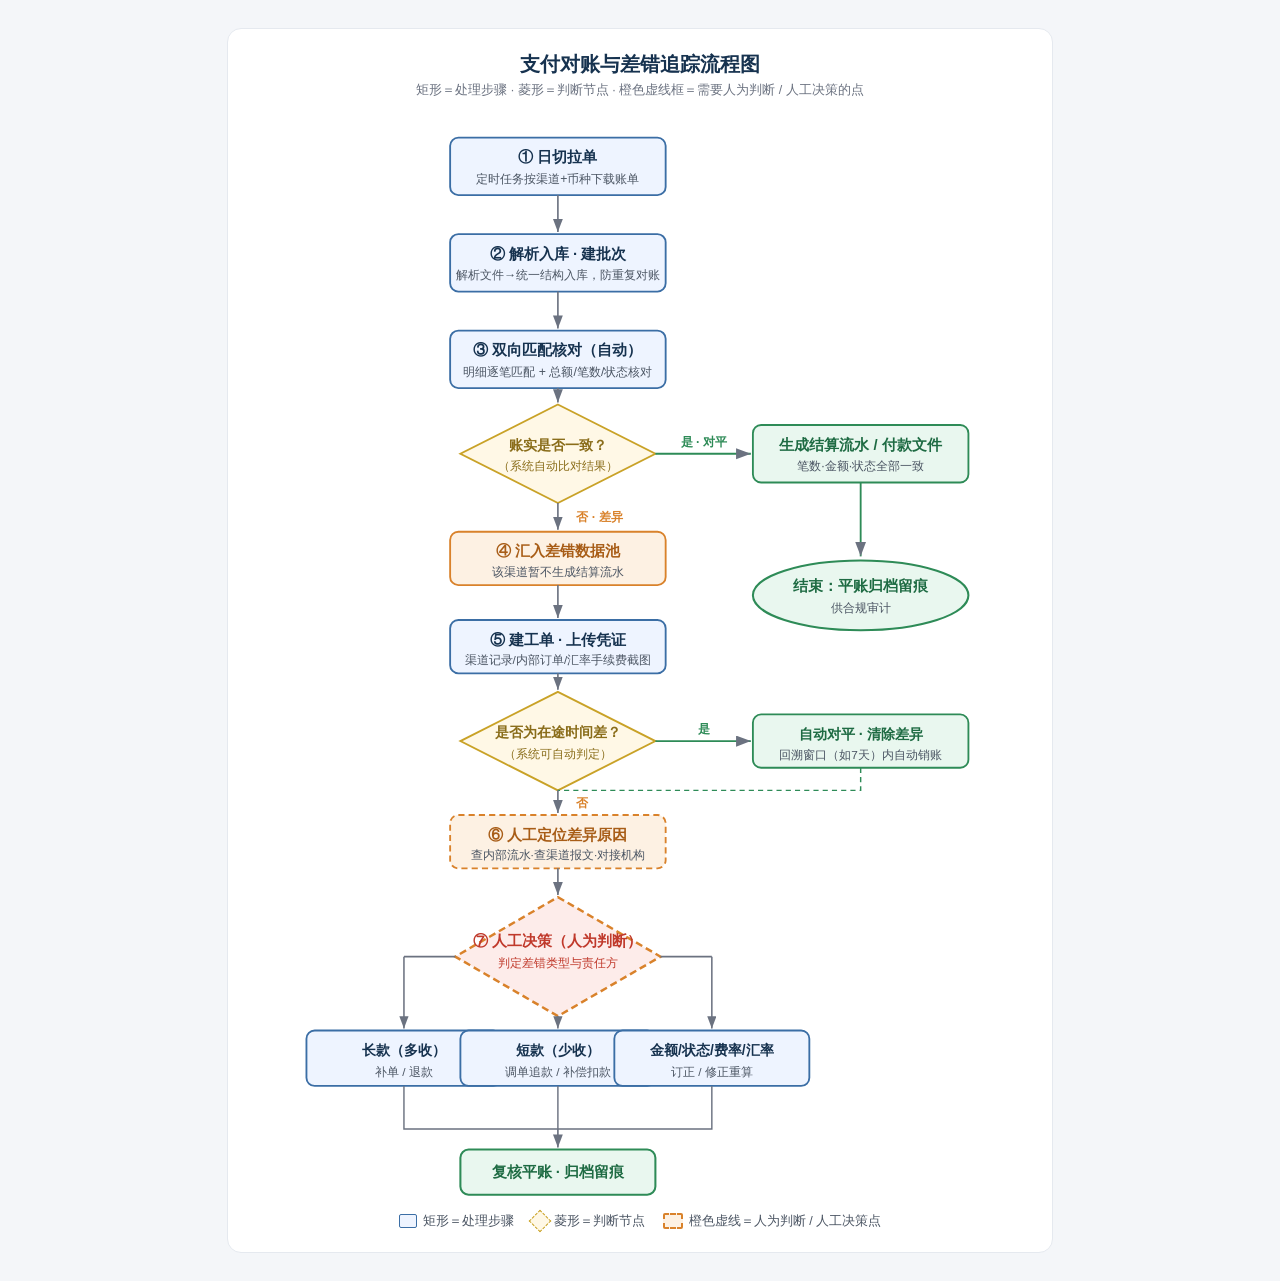
<file: 支付对账与差错追踪流程图.html>
<!DOCTYPE html>
<html lang="zh-CN">
<head>
<meta charset="UTF-8">
<meta name="viewport" content="width=device-width, initial-scale=1.0">
<title>支付对账与差错追踪流程图（标准符号）</title>
<style>
  body{margin:0;background:#f4f6f9;font-family:"Microsoft YaHei","PingFang SC",sans-serif;padding:28px 14px;}
  .wrap{max-width:780px;margin:0 auto;background:#fff;border:1px solid #e5e9ef;border-radius:14px;padding:22px;}
  h1{font-size:20px;text-align:center;color:#16324f;margin:0 0 4px;}
  .sub{text-align:center;font-size:12.5px;color:#6b7280;margin-bottom:14px;}
  svg{width:100%;height:auto;display:block;}
  .legend{display:flex;gap:18px;justify-content:center;flex-wrap:wrap;font-size:12.5px;color:#4b5563;margin-top:12px;}
  .legend span{display:inline-flex;align-items:center;gap:6px;}
  .sw{width:16px;height:12px;border:1.5px solid #3b6ea5;background:#eef4ff;display:inline-block;border-radius:2px;}
  .sw-d{width:14px;height:14px;background:#fff8e6;border:1.5px dashed #c9a227;transform:rotate(45deg);display:inline-block;}
  .sw-h{width:16px;height:12px;border:2px dashed #d9822b;background:#fdf1e3;display:inline-block;border-radius:2px;}
</style>
</head>
<body>
<div class="wrap">
  <h1>支付对账与差错追踪流程图</h1>
  <div class="sub">矩形＝处理步骤 · 菱形＝判断节点 · 橙色虚线框＝需要人为判断 / 人工决策的点</div>
  <svg viewBox="0 0 760 1060" xmlns="http://www.w3.org/2000/svg">
    <defs>
      <marker id="ah" markerWidth="10" markerHeight="10" refX="8" refY="3" orient="auto" markerUnits="strokeWidth">
        <path d="M0,0 L8,3 L0,6 Z" fill="#6b7280"/>
      </marker>
    </defs>

    <!-- ===== 主干 ===== -->
    <!-- R1 -->
    <rect x="195" y="24" width="210" height="56" rx="8" fill="#eef4ff" stroke="#3b6ea5" stroke-width="1.8"/>
    <text x="300" y="48" text-anchor="middle" font-size="14.5" font-weight="700" fill="#16324f">① 日切拉单</text>
    <text x="300" y="68" text-anchor="middle" font-size="12" fill="#4b5563">定时任务按渠道+币种下载账单</text>

    <line x1="300" y1="80" x2="300" y2="116" stroke="#6b7280" stroke-width="1.6" marker-end="url(#ah)"/>

    <!-- R2 -->
    <rect x="195" y="118" width="210" height="56" rx="8" fill="#eef4ff" stroke="#3b6ea5" stroke-width="1.8"/>
    <text x="300" y="142" text-anchor="middle" font-size="14.5" font-weight="700" fill="#16324f">② 解析入库 · 建批次</text>
    <text x="300" y="162" text-anchor="middle" font-size="12" fill="#4b5563">解析文件→统一结构入库，防重复对账</text>

    <line x1="300" y1="174" x2="300" y2="210" stroke="#6b7280" stroke-width="1.6" marker-end="url(#ah)"/>

    <!-- R3 -->
    <rect x="195" y="212" width="210" height="56" rx="8" fill="#eef4ff" stroke="#3b6ea5" stroke-width="1.8"/>
    <text x="300" y="236" text-anchor="middle" font-size="14.5" font-weight="700" fill="#16324f">③ 双向匹配核对（自动）</text>
    <text x="300" y="256" text-anchor="middle" font-size="12" fill="#4b5563">明细逐笔匹配 + 总额/笔数/状态核对</text>

    <line x1="300" y1="268" x2="300" y2="282" stroke="#6b7280" stroke-width="1.6" marker-end="url(#ah)"/>

    <!-- D1 菱形：账实一致？ -->
    <polygon points="300,284 395,332 300,380 205,332" fill="#fff8e6" stroke="#c9a227" stroke-width="1.8"/>
    <text x="300" y="328" text-anchor="middle" font-size="14" font-weight="700" fill="#8a6d1a">账实是否一致？</text>
    <text x="300" y="348" text-anchor="middle" font-size="11.5" fill="#8a6d1a">（系统自动比对结果）</text>

    <!-- D1 是 → 右侧对平结算 -->
    <line x1="395" y1="332" x2="488" y2="332" stroke="#2e8b57" stroke-width="1.8" marker-end="url(#ah)"/>
    <text x="442" y="324" text-anchor="middle" font-size="12" font-weight="700" fill="#2e8b57">是 · 对平</text>

    <!-- R-A 对平结算 -->
    <rect x="490" y="304" width="210" height="56" rx="8" fill="#e9f7ef" stroke="#2e8b57" stroke-width="1.8"/>
    <text x="595" y="328" text-anchor="middle" font-size="14.5" font-weight="700" fill="#1e6b43">生成结算流水 / 付款文件</text>
    <text x="595" y="348" text-anchor="middle" font-size="12" fill="#4b5563">笔数·金额·状态全部一致</text>

    <line x1="595" y1="360" x2="595" y2="432" stroke="#2e8b57" stroke-width="1.8" marker-end="url(#ah)"/>

    <!-- 结束：归档 -->
    <ellipse cx="595" cy="470" rx="105" ry="34" fill="#e9f7ef" stroke="#2e8b57" stroke-width="2"/>
    <text x="595" y="466" text-anchor="middle" font-size="14.5" font-weight="700" fill="#1e6b43">结束：平账归档留痕</text>
    <text x="595" y="486" text-anchor="middle" font-size="11.5" fill="#4b5563">供合规审计</text>

    <!-- D1 否 ↓ -->
    <line x1="300" y1="380" x2="300" y2="406" stroke="#6b7280" stroke-width="1.6" marker-end="url(#ah)"/>
    <text x="318" y="398" font-size="12" font-weight="700" fill="#d9822b">否 · 差异</text>

    <!-- R4 差错池 -->
    <rect x="195" y="408" width="210" height="52" rx="8" fill="#fdf1e3" stroke="#d9822b" stroke-width="1.8"/>
    <text x="300" y="432" text-anchor="middle" font-size="14.5" font-weight="700" fill="#a85d17">④ 汇入差错数据池</text>
    <text x="300" y="451" text-anchor="middle" font-size="11.5" fill="#4b5563">该渠道暂不生成结算流水</text>

    <line x1="300" y1="460" x2="300" y2="492" stroke="#6b7280" stroke-width="1.6" marker-end="url(#ah)"/>

    <!-- R5 工单凭证 -->
    <rect x="195" y="494" width="210" height="52" rx="8" fill="#eef4ff" stroke="#3b6ea5" stroke-width="1.8"/>
    <text x="300" y="518" text-anchor="middle" font-size="14.5" font-weight="700" fill="#16324f">⑤ 建工单 · 上传凭证</text>
    <text x="300" y="537" text-anchor="middle" font-size="11.5" fill="#4b5563">渠道记录/内部订单/汇率手续费截图</text>

    <line x1="300" y1="546" x2="300" y2="562" stroke="#6b7280" stroke-width="1.6" marker-end="url(#ah)"/>

    <!-- D2 菱形：在途时间差？ -->
    <polygon points="300,564 395,612 300,660 205,612" fill="#fff8e6" stroke="#c9a227" stroke-width="1.8"/>
    <text x="300" y="608" text-anchor="middle" font-size="14" font-weight="700" fill="#8a6d1a">是否为在途时间差？</text>
    <text x="300" y="628" text-anchor="middle" font-size="11.5" fill="#8a6d1a">（系统可自动判定）</text>

    <!-- D2 是 → 右侧自动对平 -->
    <line x1="395" y1="612" x2="488" y2="612" stroke="#2e8b57" stroke-width="1.8" marker-end="url(#ah)"/>
    <text x="442" y="604" text-anchor="middle" font-size="12" font-weight="700" fill="#2e8b57">是</text>
    <rect x="490" y="586" width="210" height="52" rx="8" fill="#e9f7ef" stroke="#2e8b57" stroke-width="1.8"/>
    <text x="595" y="610" text-anchor="middle" font-size="14" font-weight="700" fill="#1e6b43">自动对平 · 清除差异</text>
    <text x="595" y="629" text-anchor="middle" font-size="11.5" fill="#4b5563">回溯窗口（如7天）内自动销账</text>
    <path d="M595,638 L595,660 L300,660" fill="none" stroke="#2e8b57" stroke-width="1.4" stroke-dasharray="5 4"/>

    <!-- D2 否 ↓ -->
    <line x1="300" y1="660" x2="300" y2="682" stroke="#6b7280" stroke-width="1.6" marker-end="url(#ah)"/>
    <text x="318" y="676" font-size="12" font-weight="700" fill="#d9822b">否</text>

    <!-- R6 人工定位 -->
    <rect x="195" y="684" width="210" height="52" rx="8" fill="#fdf1e3" stroke="#d9822b" stroke-width="1.8" stroke-dasharray="6 4"/>
    <text x="300" y="708" text-anchor="middle" font-size="14.5" font-weight="700" fill="#a85d17">⑥ 人工定位差异原因</text>
    <text x="300" y="727" text-anchor="middle" font-size="11.5" fill="#4b5563">查内部流水·查渠道报文·对接机构</text>

    <line x1="300" y1="736" x2="300" y2="762" stroke="#6b7280" stroke-width="1.6" marker-end="url(#ah)"/>

    <!-- D3 菱形：人工决策（重点） -->
    <polygon points="300,764 400,822 300,880 200,822" fill="#fdecea" stroke="#d9822b" stroke-width="2.4" stroke-dasharray="7 4"/>
    <text x="300" y="812" text-anchor="middle" font-size="14.5" font-weight="700" fill="#c0392b">⑦ 人工决策（人为判断）</text>
    <text x="300" y="832" text-anchor="middle" font-size="12" fill="#c0392b">判定差错类型与责任方</text>

    <!-- D3 三分支处理动作 -->
    <!-- 左：长款 -->
    <line x1="200" y1="822" x2="150" y2="822" stroke="#6b7280" stroke-width="1.5"/>
    <line x1="150" y1="822" x2="150" y2="892" stroke="#6b7280" stroke-width="1.5" marker-end="url(#ah)"/>
    <rect x="55" y="894" width="190" height="54" rx="8" fill="#eef4ff" stroke="#3b6ea5" stroke-width="1.8"/>
    <text x="150" y="918" text-anchor="middle" font-size="13.5" font-weight="700" fill="#16324f">长款（多收）</text>
    <text x="150" y="938" text-anchor="middle" font-size="11.5" fill="#4b5563">补单 / 退款</text>

    <!-- 中：短款 -->
    <line x1="300" y1="880" x2="300" y2="892" stroke="#6b7280" stroke-width="1.5" marker-end="url(#ah)"/>
    <rect x="205" y="894" width="190" height="54" rx="8" fill="#eef4ff" stroke="#3b6ea5" stroke-width="1.8"/>
    <text x="300" y="918" text-anchor="middle" font-size="13.5" font-weight="700" fill="#16324f">短款（少收）</text>
    <text x="300" y="938" text-anchor="middle" font-size="11.5" fill="#4b5563">调单追款 / 补偿扣款</text>

    <!-- 右：金额状态费率 -->
    <line x1="400" y1="822" x2="450" y2="822" stroke="#6b7280" stroke-width="1.5"/>
    <line x1="450" y1="822" x2="450" y2="892" stroke="#6b7280" stroke-width="1.5" marker-end="url(#ah)"/>
    <rect x="355" y="894" width="190" height="54" rx="8" fill="#eef4ff" stroke="#3b6ea5" stroke-width="1.8"/>
    <text x="450" y="918" text-anchor="middle" font-size="13.5" font-weight="700" fill="#16324f">金额/状态/费率/汇率</text>
    <text x="450" y="938" text-anchor="middle" font-size="11.5" fill="#4b5563">订正 / 修正重算</text>

    <!-- 汇合到复核 -->
    <path d="M150,948 L150,990 L300,990" fill="none" stroke="#6b7280" stroke-width="1.4"/>
    <path d="M300,948 L300,990" fill="none" stroke="#6b7280" stroke-width="1.4"/>
    <path d="M450,948 L450,990 L300,990" fill="none" stroke="#6b7280" stroke-width="1.4"/>
    <line x1="300" y1="990" x2="300" y2="1008" stroke="#6b7280" stroke-width="1.6" marker-end="url(#ah)"/>

    <rect x="205" y="1010" width="190" height="44" rx="8" fill="#e9f7ef" stroke="#2e8b57" stroke-width="2"/>
    <text x="300" y="1037" text-anchor="middle" font-size="14.5" font-weight="700" fill="#1e6b43">复核平账 · 归档留痕</text>
  </svg>

  <div class="legend">
    <span><i class="sw"></i>矩形＝处理步骤</span>
    <span><i class="sw-d"></i>菱形＝判断节点</span>
    <span><i class="sw-h"></i>橙色虚线＝人为判断 / 人工决策点</span>
  </div>
</div>
</body>
</html>
</file>
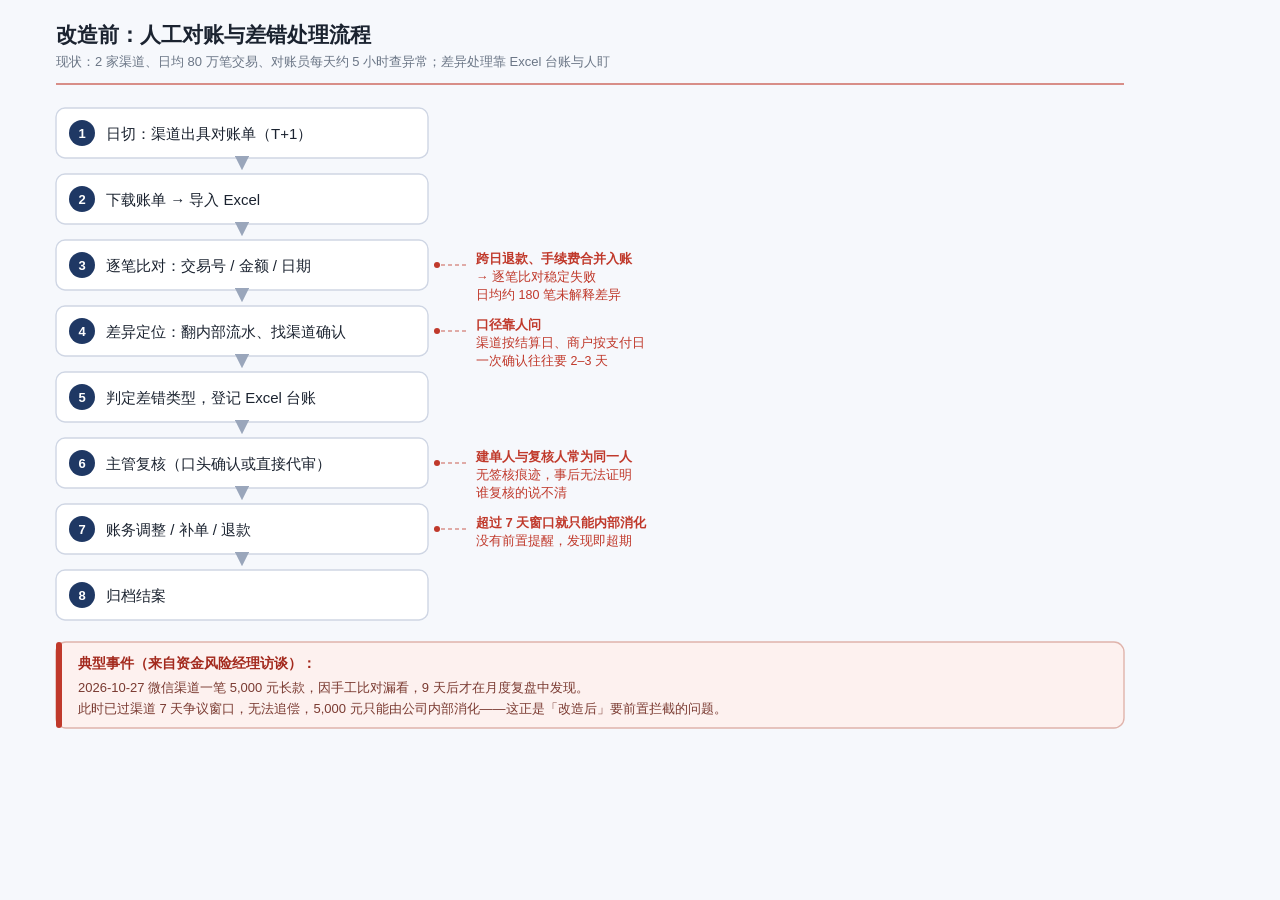
<file: docs/流程图_改造前.html>
<!DOCTYPE html>
<html lang="zh-CN"><head><meta charset="utf-8"><title>改造前：人工对账与差错处理流程</title>
<style>
  html,body{margin:0;padding:0;background:#f6f8fc}
  svg{display:block;font-family:'Microsoft YaHei','PingFang SC',-apple-system,sans-serif}
</style></head>
<body>
<svg xmlns="http://www.w3.org/2000/svg" width="1180" height="780" viewBox="0 0 1180 780">
  <rect width="1180" height="780" fill="#f6f8fc"/>

  <defs>
    <marker id="arrowhead" markerWidth="9" markerHeight="9" refX="7" refY="4.5" orient="auto">
      <path d="M0,0 L9,4.5 L0,9 z" fill="#9aa6bb"/>
    </marker>
  </defs>
  <text x="56" y="42" font-size="21" font-weight="700" fill="#1b2330">改造前：人工对账与差错处理流程</text>
  <text x="56" y="66" font-size="13" fill="#6b7686">现状：2 家渠道、日均 80 万笔交易、对账员每天约 5 小时查异常；差异处理靠 Excel 台账与人盯</text>
  <line x1="56" y1="84" x2="1124" y2="84" stroke="#c0392b" stroke-width="2" opacity=".55"/>

  <g>
    <rect x="56" y="108" width="372" height="50" rx="9"
          fill="#ffffff" stroke="#cfd6e4" stroke-width="1.4"/>
    <circle cx="82" cy="133.0" r="13" fill="#1f3864"/>
    <text x="82" y="138.0" text-anchor="middle"
          font-size="13" font-weight="600" fill="#ffffff">1</text>
    <text x="106" y="138.5" font-size="15" fill="#1b2330">日切：渠道出具对账单（T+1）</text>
  </g>
  <path d="M 242.0 158 L 242.0 167" stroke="#9aa6bb" stroke-width="1.6" marker-end="url(#arrowhead)"/>

  <g>
    <rect x="56" y="174" width="372" height="50" rx="9"
          fill="#ffffff" stroke="#cfd6e4" stroke-width="1.4"/>
    <circle cx="82" cy="199.0" r="13" fill="#1f3864"/>
    <text x="82" y="204.0" text-anchor="middle"
          font-size="13" font-weight="600" fill="#ffffff">2</text>
    <text x="106" y="204.5" font-size="15" fill="#1b2330">下载账单 → 导入 Excel</text>
  </g>
  <path d="M 242.0 224 L 242.0 233" stroke="#9aa6bb" stroke-width="1.6" marker-end="url(#arrowhead)"/>

  <g>
    <rect x="56" y="240" width="372" height="50" rx="9"
          fill="#ffffff" stroke="#cfd6e4" stroke-width="1.4"/>
    <circle cx="82" cy="265.0" r="13" fill="#1f3864"/>
    <text x="82" y="270.0" text-anchor="middle"
          font-size="13" font-weight="600" fill="#ffffff">3</text>
    <text x="106" y="270.5" font-size="15" fill="#1b2330">逐笔比对：交易号 / 金额 / 日期</text>
  </g>
  <path d="M 242.0 290 L 242.0 299" stroke="#9aa6bb" stroke-width="1.6" marker-end="url(#arrowhead)"/>

  <g>
    <rect x="56" y="306" width="372" height="50" rx="9"
          fill="#ffffff" stroke="#cfd6e4" stroke-width="1.4"/>
    <circle cx="82" cy="331.0" r="13" fill="#1f3864"/>
    <text x="82" y="336.0" text-anchor="middle"
          font-size="13" font-weight="600" fill="#ffffff">4</text>
    <text x="106" y="336.5" font-size="15" fill="#1b2330">差异定位：翻内部流水、找渠道确认</text>
  </g>
  <path d="M 242.0 356 L 242.0 365" stroke="#9aa6bb" stroke-width="1.6" marker-end="url(#arrowhead)"/>

  <g>
    <rect x="56" y="372" width="372" height="50" rx="9"
          fill="#ffffff" stroke="#cfd6e4" stroke-width="1.4"/>
    <circle cx="82" cy="397.0" r="13" fill="#1f3864"/>
    <text x="82" y="402.0" text-anchor="middle"
          font-size="13" font-weight="600" fill="#ffffff">5</text>
    <text x="106" y="402.5" font-size="15" fill="#1b2330">判定差错类型，登记 Excel 台账</text>
  </g>
  <path d="M 242.0 422 L 242.0 431" stroke="#9aa6bb" stroke-width="1.6" marker-end="url(#arrowhead)"/>

  <g>
    <rect x="56" y="438" width="372" height="50" rx="9"
          fill="#ffffff" stroke="#cfd6e4" stroke-width="1.4"/>
    <circle cx="82" cy="463.0" r="13" fill="#1f3864"/>
    <text x="82" y="468.0" text-anchor="middle"
          font-size="13" font-weight="600" fill="#ffffff">6</text>
    <text x="106" y="468.5" font-size="15" fill="#1b2330">主管复核（口头确认或直接代审）</text>
  </g>
  <path d="M 242.0 488 L 242.0 497" stroke="#9aa6bb" stroke-width="1.6" marker-end="url(#arrowhead)"/>

  <g>
    <rect x="56" y="504" width="372" height="50" rx="9"
          fill="#ffffff" stroke="#cfd6e4" stroke-width="1.4"/>
    <circle cx="82" cy="529.0" r="13" fill="#1f3864"/>
    <text x="82" y="534.0" text-anchor="middle"
          font-size="13" font-weight="600" fill="#ffffff">7</text>
    <text x="106" y="534.5" font-size="15" fill="#1b2330">账务调整 / 补单 / 退款</text>
  </g>
  <path d="M 242.0 554 L 242.0 563" stroke="#9aa6bb" stroke-width="1.6" marker-end="url(#arrowhead)"/>

  <g>
    <rect x="56" y="570" width="372" height="50" rx="9"
          fill="#ffffff" stroke="#cfd6e4" stroke-width="1.4"/>
    <circle cx="82" cy="595.0" r="13" fill="#1f3864"/>
    <text x="82" y="600.0" text-anchor="middle"
          font-size="13" font-weight="600" fill="#ffffff">8</text>
    <text x="106" y="600.5" font-size="15" fill="#1b2330">归档结案</text>
  </g>
  <path d="M 434 265.0 H 468" stroke="#c0392b" stroke-width="1.2" stroke-dasharray="4 3" opacity=".8"/>
  <circle cx="437" cy="265.0" r="3" fill="#c0392b"/>
  <text x="476" y="263.0" font-size="13" font-weight="600" fill="#c0392b">跨日退款、手续费合并入账</text>
  <text x="476" y="281.0" font-size="12.5" font-weight="400" fill="#c0392b">→ 逐笔比对稳定失败</text>
  <text x="476" y="299.0" font-size="12.5" font-weight="400" fill="#c0392b">日均约 180 笔未解释差异</text>
  <path d="M 434 331.0 H 468" stroke="#c0392b" stroke-width="1.2" stroke-dasharray="4 3" opacity=".8"/>
  <circle cx="437" cy="331.0" r="3" fill="#c0392b"/>
  <text x="476" y="329.0" font-size="13" font-weight="600" fill="#c0392b">口径靠人问</text>
  <text x="476" y="347.0" font-size="12.5" font-weight="400" fill="#c0392b">渠道按结算日、商户按支付日</text>
  <text x="476" y="365.0" font-size="12.5" font-weight="400" fill="#c0392b">一次确认往往要 2–3 天</text>
  <path d="M 434 463.0 H 468" stroke="#c0392b" stroke-width="1.2" stroke-dasharray="4 3" opacity=".8"/>
  <circle cx="437" cy="463.0" r="3" fill="#c0392b"/>
  <text x="476" y="461.0" font-size="13" font-weight="600" fill="#c0392b">建单人与复核人常为同一人</text>
  <text x="476" y="479.0" font-size="12.5" font-weight="400" fill="#c0392b">无签核痕迹，事后无法证明</text>
  <text x="476" y="497.0" font-size="12.5" font-weight="400" fill="#c0392b">谁复核的说不清</text>
  <path d="M 434 529.0 H 468" stroke="#c0392b" stroke-width="1.2" stroke-dasharray="4 3" opacity=".8"/>
  <circle cx="437" cy="529.0" r="3" fill="#c0392b"/>
  <text x="476" y="527.0" font-size="13" font-weight="600" fill="#c0392b">超过 7 天窗口就只能内部消化</text>
  <text x="476" y="545.0" font-size="12.5" font-weight="400" fill="#c0392b">没有前置提醒，发现即超期</text>

  <rect x="56" y="642" width="1068" height="86" rx="10"
        fill="#fdf1ef" stroke="#e0b4ac" stroke-width="1.4"/>
  <rect x="56" y="642" width="6" height="86" rx="3" fill="#c0392b"/>
  <text x="78" y="668" font-size="14" font-weight="700" fill="#a3291d">
    典型事件（来自资金风险经理访谈）：</text>
  <text x="78" y="692" font-size="13" fill="#7a3a31">
    2026-10-27 微信渠道一笔 5,000 元长款，因手工比对漏看，9 天后才在月度复盘中发现。</text>
  <text x="78" y="713" font-size="13" fill="#7a3a31">
    此时已过渠道 7 天争议窗口，无法追偿，5,000 元只能由公司内部消化——这正是「改造后」要前置拦截的问题。</text>
</svg>
</body></html>
</file>
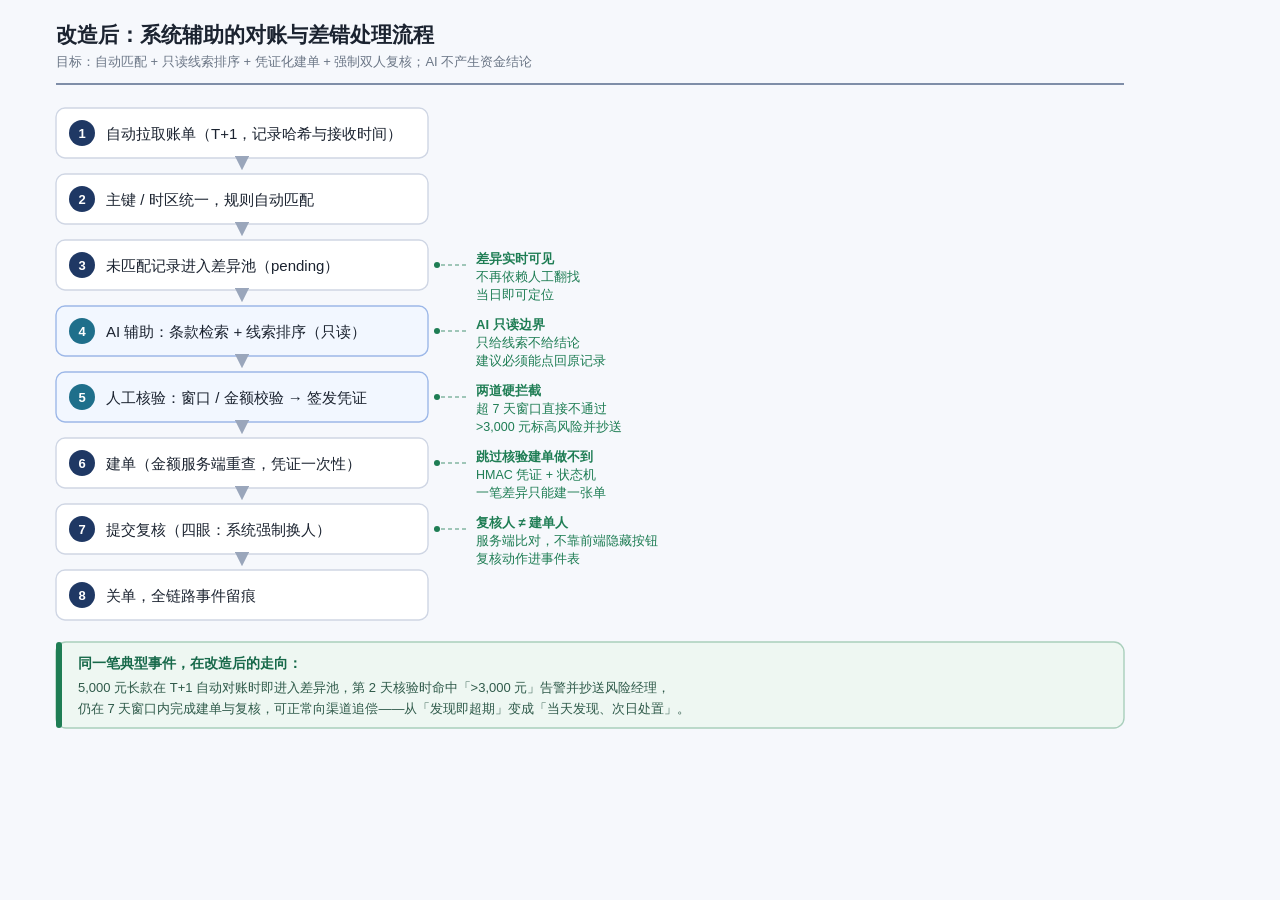
<file: docs/流程图_改造后.html>
<!DOCTYPE html>
<html lang="zh-CN"><head><meta charset="utf-8"><title>改造后：系统辅助的对账与差错处理流程</title>
<style>
  html,body{margin:0;padding:0;background:#f6f8fc}
  svg{display:block;font-family:'Microsoft YaHei','PingFang SC',-apple-system,sans-serif}
</style></head>
<body>
<svg xmlns="http://www.w3.org/2000/svg" width="1180" height="780" viewBox="0 0 1180 780">
  <rect width="1180" height="780" fill="#f6f8fc"/>

  <defs>
    <marker id="arrowhead" markerWidth="9" markerHeight="9" refX="7" refY="4.5" orient="auto">
      <path d="M0,0 L9,4.5 L0,9 z" fill="#9aa6bb"/>
    </marker>
  </defs>
  <text x="56" y="42" font-size="21" font-weight="700" fill="#1b2330">改造后：系统辅助的对账与差错处理流程</text>
  <text x="56" y="66" font-size="13" fill="#6b7686">目标：自动匹配 + 只读线索排序 + 凭证化建单 + 强制双人复核；AI 不产生资金结论</text>
  <line x1="56" y1="84" x2="1124" y2="84" stroke="#1f3864" stroke-width="2" opacity=".55"/>

  <g>
    <rect x="56" y="108" width="372" height="50" rx="9"
          fill="#ffffff" stroke="#cfd6e4" stroke-width="1.4"/>
    <circle cx="82" cy="133.0" r="13" fill="#1f3864"/>
    <text x="82" y="138.0" text-anchor="middle"
          font-size="13" font-weight="600" fill="#ffffff">1</text>
    <text x="106" y="138.5" font-size="15" fill="#1b2330">自动拉取账单（T+1，记录哈希与接收时间）</text>
  </g>
  <path d="M 242.0 158 L 242.0 167" stroke="#9aa6bb" stroke-width="1.6" marker-end="url(#arrowhead)"/>

  <g>
    <rect x="56" y="174" width="372" height="50" rx="9"
          fill="#ffffff" stroke="#cfd6e4" stroke-width="1.4"/>
    <circle cx="82" cy="199.0" r="13" fill="#1f3864"/>
    <text x="82" y="204.0" text-anchor="middle"
          font-size="13" font-weight="600" fill="#ffffff">2</text>
    <text x="106" y="204.5" font-size="15" fill="#1b2330">主键 / 时区统一，规则自动匹配</text>
  </g>
  <path d="M 242.0 224 L 242.0 233" stroke="#9aa6bb" stroke-width="1.6" marker-end="url(#arrowhead)"/>

  <g>
    <rect x="56" y="240" width="372" height="50" rx="9"
          fill="#ffffff" stroke="#cfd6e4" stroke-width="1.4"/>
    <circle cx="82" cy="265.0" r="13" fill="#1f3864"/>
    <text x="82" y="270.0" text-anchor="middle"
          font-size="13" font-weight="600" fill="#ffffff">3</text>
    <text x="106" y="270.5" font-size="15" fill="#1b2330">未匹配记录进入差异池（pending）</text>
  </g>
  <path d="M 242.0 290 L 242.0 299" stroke="#9aa6bb" stroke-width="1.6" marker-end="url(#arrowhead)"/>

  <g>
    <rect x="56" y="306" width="372" height="50" rx="9"
          fill="#f2f7ff" stroke="#9db8e8" stroke-width="1.4"/>
    <circle cx="82" cy="331.0" r="13" fill="#1f6f8b"/>
    <text x="82" y="336.0" text-anchor="middle"
          font-size="13" font-weight="600" fill="#ffffff">4</text>
    <text x="106" y="336.5" font-size="15" fill="#1b2330">AI 辅助：条款检索 + 线索排序（只读）</text>
  </g>
  <path d="M 242.0 356 L 242.0 365" stroke="#9aa6bb" stroke-width="1.6" marker-end="url(#arrowhead)"/>

  <g>
    <rect x="56" y="372" width="372" height="50" rx="9"
          fill="#f2f7ff" stroke="#9db8e8" stroke-width="1.4"/>
    <circle cx="82" cy="397.0" r="13" fill="#1f6f8b"/>
    <text x="82" y="402.0" text-anchor="middle"
          font-size="13" font-weight="600" fill="#ffffff">5</text>
    <text x="106" y="402.5" font-size="15" fill="#1b2330">人工核验：窗口 / 金额校验 → 签发凭证</text>
  </g>
  <path d="M 242.0 422 L 242.0 431" stroke="#9aa6bb" stroke-width="1.6" marker-end="url(#arrowhead)"/>

  <g>
    <rect x="56" y="438" width="372" height="50" rx="9"
          fill="#ffffff" stroke="#cfd6e4" stroke-width="1.4"/>
    <circle cx="82" cy="463.0" r="13" fill="#1f3864"/>
    <text x="82" y="468.0" text-anchor="middle"
          font-size="13" font-weight="600" fill="#ffffff">6</text>
    <text x="106" y="468.5" font-size="15" fill="#1b2330">建单（金额服务端重查，凭证一次性）</text>
  </g>
  <path d="M 242.0 488 L 242.0 497" stroke="#9aa6bb" stroke-width="1.6" marker-end="url(#arrowhead)"/>

  <g>
    <rect x="56" y="504" width="372" height="50" rx="9"
          fill="#ffffff" stroke="#cfd6e4" stroke-width="1.4"/>
    <circle cx="82" cy="529.0" r="13" fill="#1f3864"/>
    <text x="82" y="534.0" text-anchor="middle"
          font-size="13" font-weight="600" fill="#ffffff">7</text>
    <text x="106" y="534.5" font-size="15" fill="#1b2330">提交复核（四眼：系统强制换人）</text>
  </g>
  <path d="M 242.0 554 L 242.0 563" stroke="#9aa6bb" stroke-width="1.6" marker-end="url(#arrowhead)"/>

  <g>
    <rect x="56" y="570" width="372" height="50" rx="9"
          fill="#ffffff" stroke="#cfd6e4" stroke-width="1.4"/>
    <circle cx="82" cy="595.0" r="13" fill="#1f3864"/>
    <text x="82" y="600.0" text-anchor="middle"
          font-size="13" font-weight="600" fill="#ffffff">8</text>
    <text x="106" y="600.5" font-size="15" fill="#1b2330">关单，全链路事件留痕</text>
  </g>
  <path d="M 434 265.0 H 468" stroke="#1e7d54" stroke-width="1.2" stroke-dasharray="4 3" opacity=".8"/>
  <circle cx="437" cy="265.0" r="3" fill="#1e7d54"/>
  <text x="476" y="263.0" font-size="13" font-weight="600" fill="#1e7d54">差异实时可见</text>
  <text x="476" y="281.0" font-size="12.5" font-weight="400" fill="#1e7d54">不再依赖人工翻找</text>
  <text x="476" y="299.0" font-size="12.5" font-weight="400" fill="#1e7d54">当日即可定位</text>
  <path d="M 434 331.0 H 468" stroke="#1e7d54" stroke-width="1.2" stroke-dasharray="4 3" opacity=".8"/>
  <circle cx="437" cy="331.0" r="3" fill="#1e7d54"/>
  <text x="476" y="329.0" font-size="13" font-weight="600" fill="#1e7d54">AI 只读边界</text>
  <text x="476" y="347.0" font-size="12.5" font-weight="400" fill="#1e7d54">只给线索不给结论</text>
  <text x="476" y="365.0" font-size="12.5" font-weight="400" fill="#1e7d54">建议必须能点回原记录</text>
  <path d="M 434 397.0 H 468" stroke="#1e7d54" stroke-width="1.2" stroke-dasharray="4 3" opacity=".8"/>
  <circle cx="437" cy="397.0" r="3" fill="#1e7d54"/>
  <text x="476" y="395.0" font-size="13" font-weight="600" fill="#1e7d54">两道硬拦截</text>
  <text x="476" y="413.0" font-size="12.5" font-weight="400" fill="#1e7d54">超 7 天窗口直接不通过</text>
  <text x="476" y="431.0" font-size="12.5" font-weight="400" fill="#1e7d54">&gt;3,000 元标高风险并抄送</text>
  <path d="M 434 463.0 H 468" stroke="#1e7d54" stroke-width="1.2" stroke-dasharray="4 3" opacity=".8"/>
  <circle cx="437" cy="463.0" r="3" fill="#1e7d54"/>
  <text x="476" y="461.0" font-size="13" font-weight="600" fill="#1e7d54">跳过核验建单做不到</text>
  <text x="476" y="479.0" font-size="12.5" font-weight="400" fill="#1e7d54">HMAC 凭证 + 状态机</text>
  <text x="476" y="497.0" font-size="12.5" font-weight="400" fill="#1e7d54">一笔差异只能建一张单</text>
  <path d="M 434 529.0 H 468" stroke="#1e7d54" stroke-width="1.2" stroke-dasharray="4 3" opacity=".8"/>
  <circle cx="437" cy="529.0" r="3" fill="#1e7d54"/>
  <text x="476" y="527.0" font-size="13" font-weight="600" fill="#1e7d54">复核人 ≠ 建单人</text>
  <text x="476" y="545.0" font-size="12.5" font-weight="400" fill="#1e7d54">服务端比对，不靠前端隐藏按钮</text>
  <text x="476" y="563.0" font-size="12.5" font-weight="400" fill="#1e7d54">复核动作进事件表</text>

  <rect x="56" y="642" width="1068" height="86" rx="10"
        fill="#eef7f2" stroke="#a9cfbc" stroke-width="1.4"/>
  <rect x="56" y="642" width="6" height="86" rx="3" fill="#1e7d54"/>
  <text x="78" y="668" font-size="14" font-weight="700" fill="#17694a">
    同一笔典型事件，在改造后的走向：</text>
  <text x="78" y="692" font-size="13" fill="#2f5a4a">
    5,000 元长款在 T+1 自动对账时即进入差异池，第 2 天核验时命中「>3,000 元」告警并抄送风险经理，</text>
  <text x="78" y="713" font-size="13" fill="#2f5a4a">
    仍在 7 天窗口内完成建单与复核，可正常向渠道追偿——从「发现即超期」变成「当天发现、次日处置」。</text>
</svg>
</body></html>
</file>
